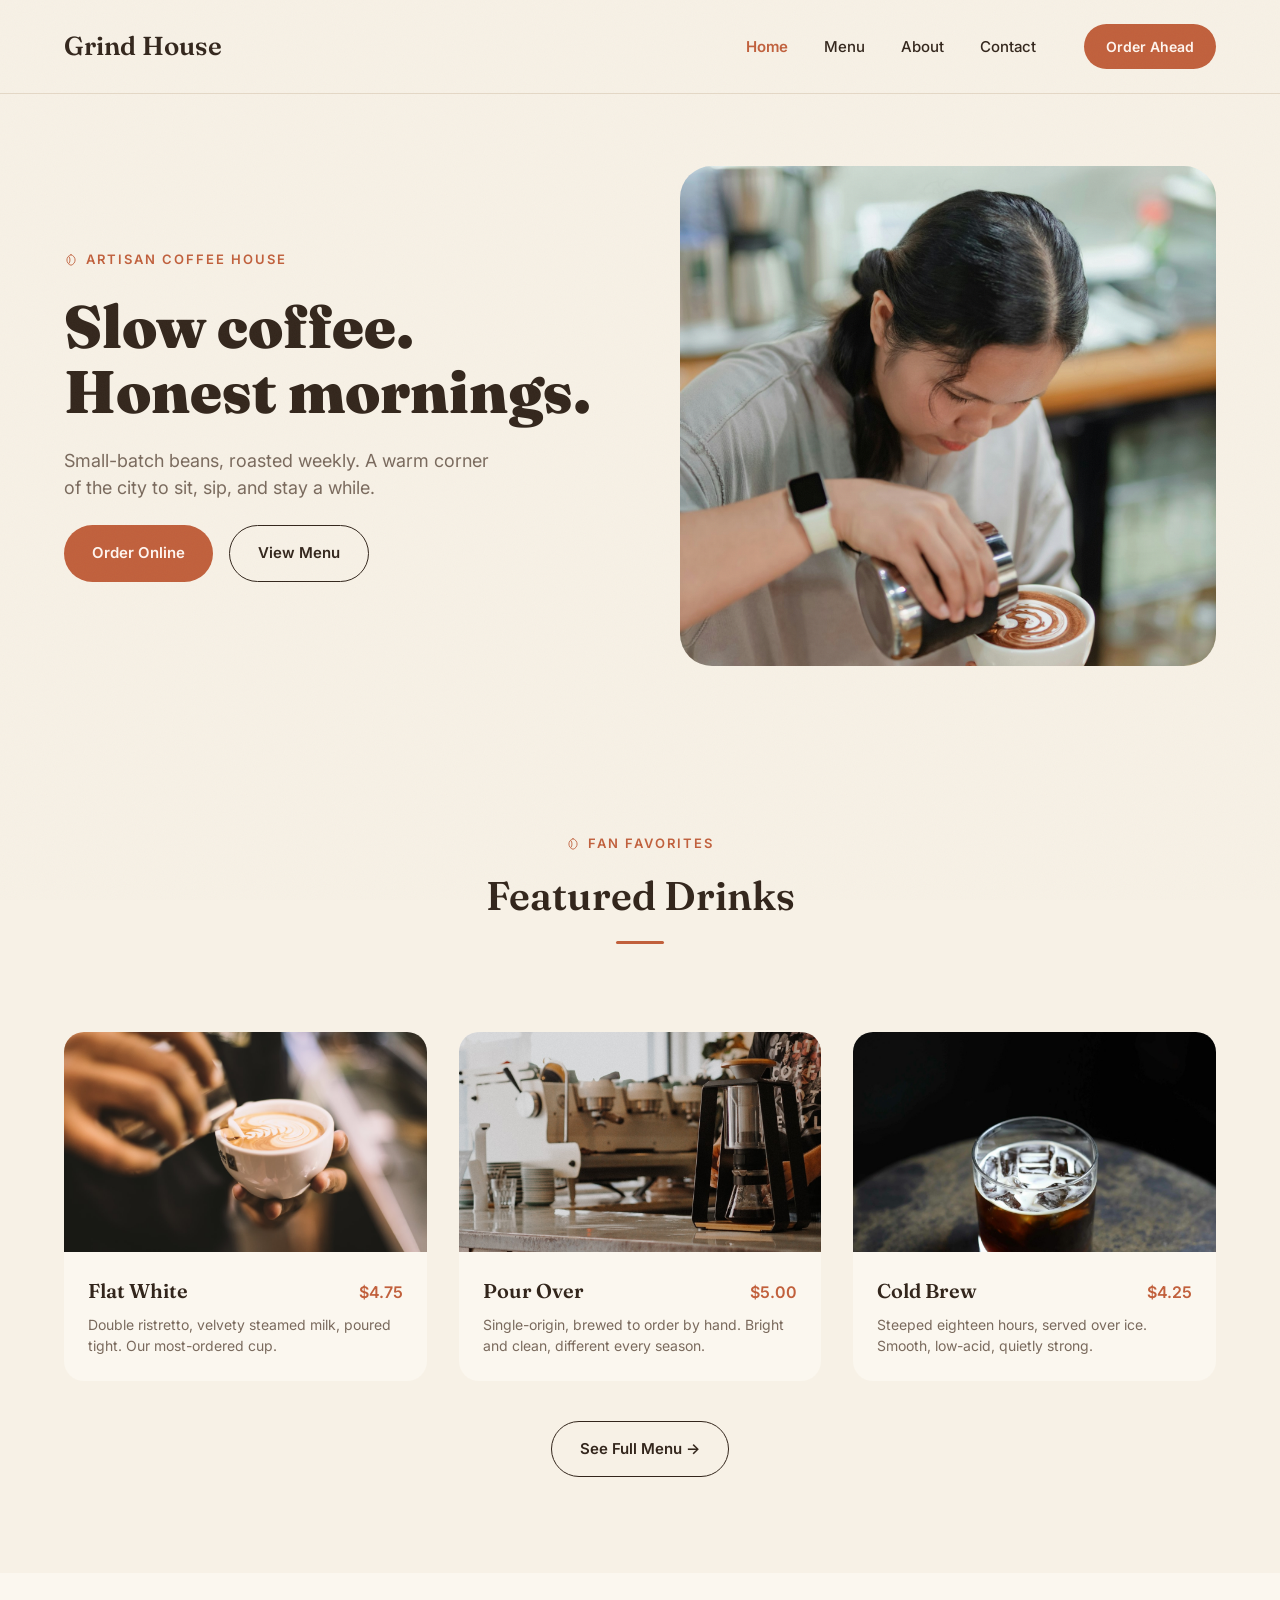
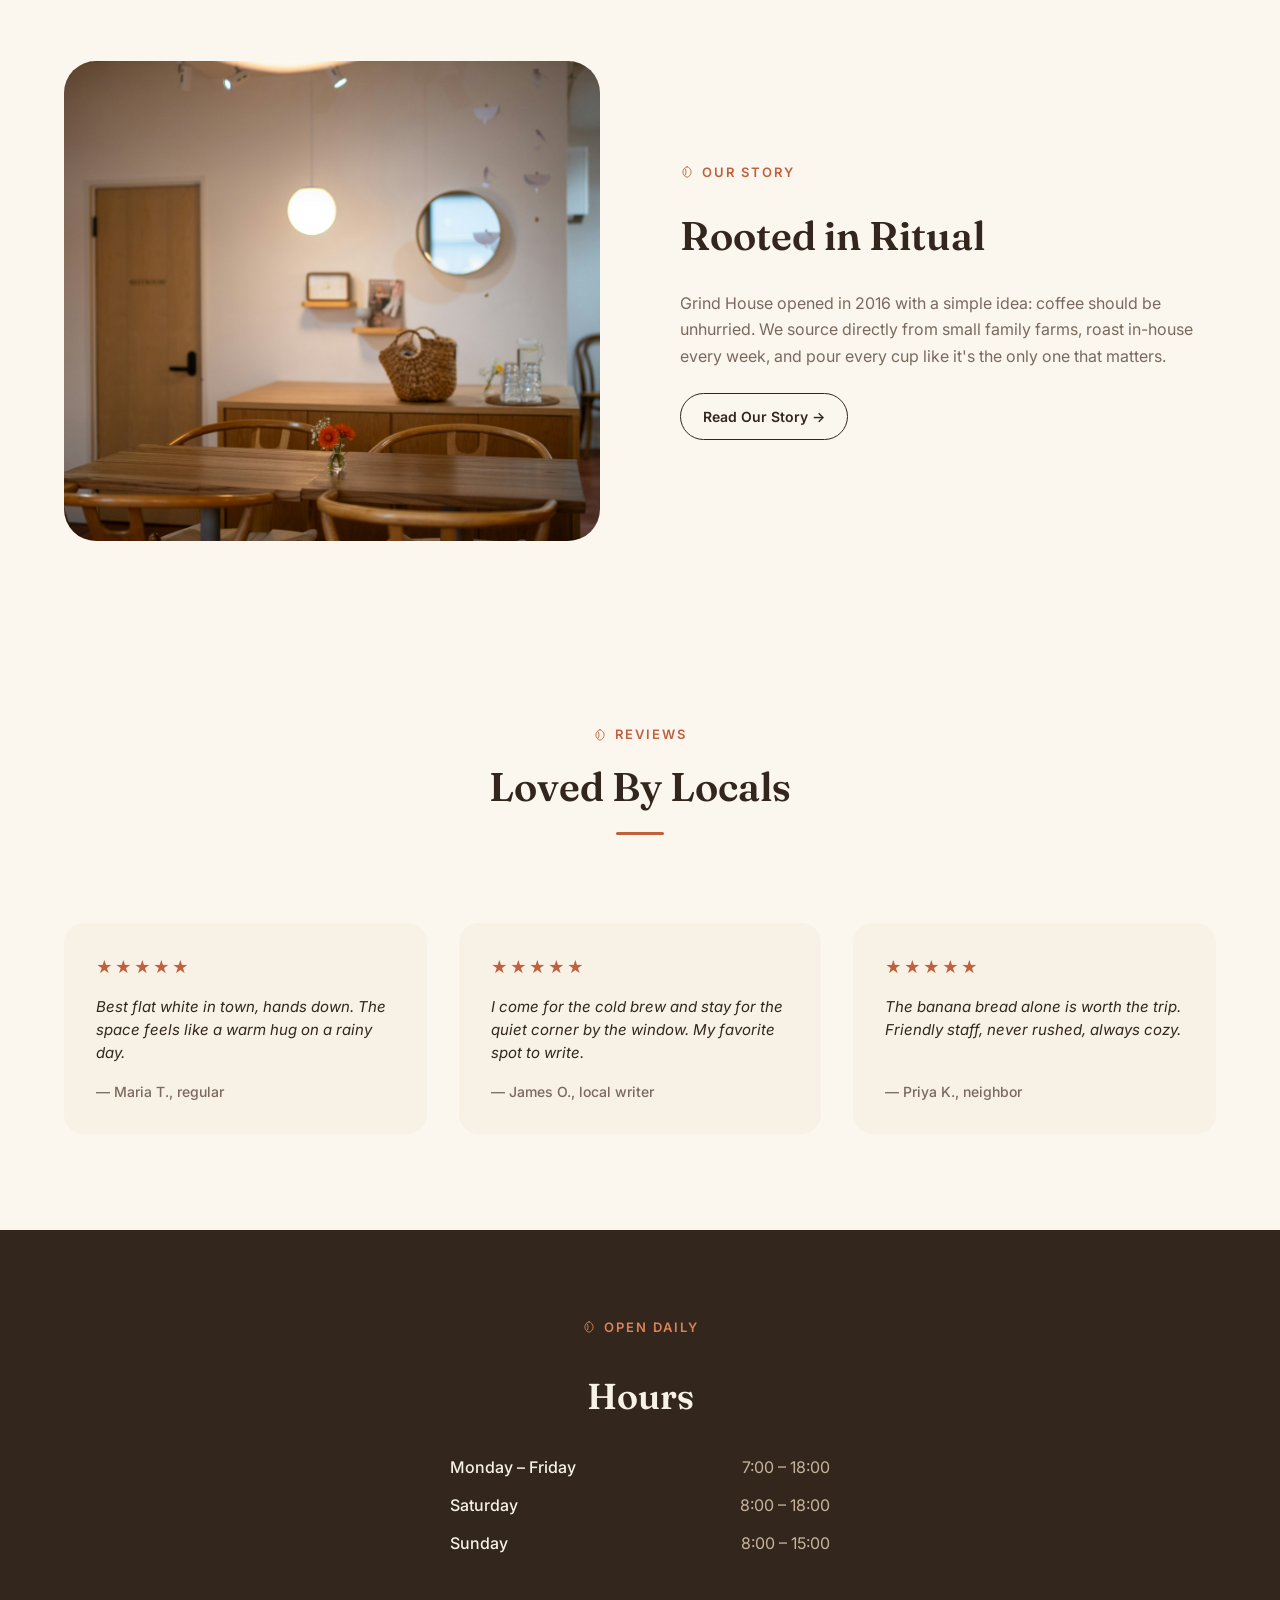
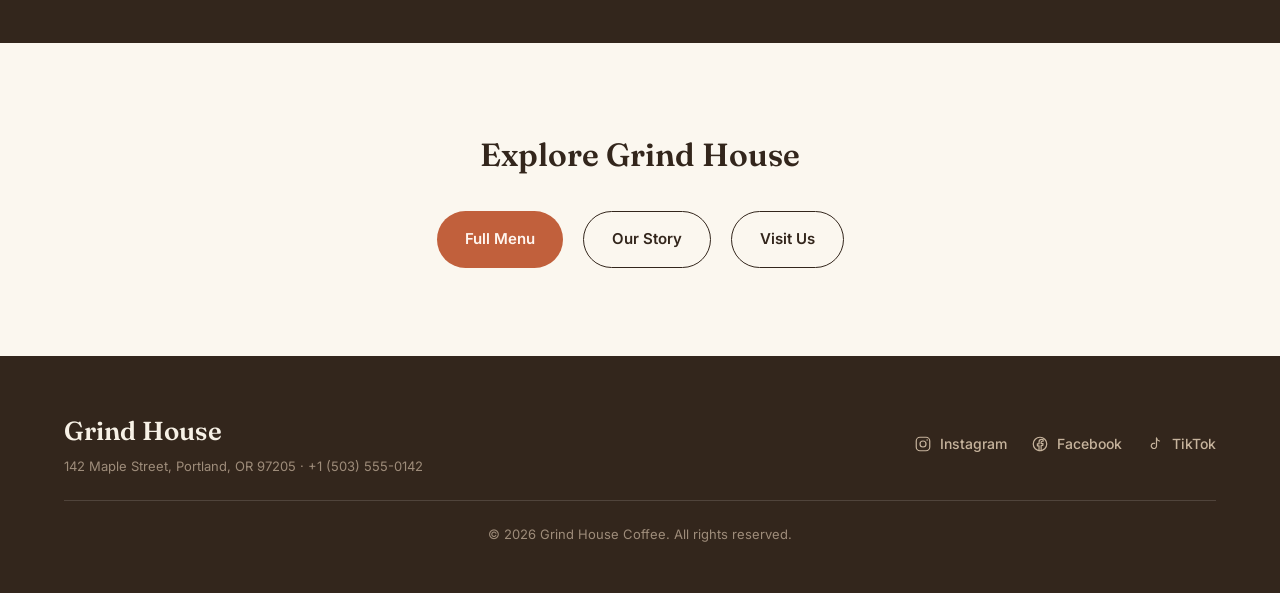
<file: index.html>
<!DOCTYPE html>
<html lang="ru">
<head>
<meta charset="UTF-8">
<meta name="viewport" content="width=device-width, initial-scale=1.0">
<title>Grind House — Artisan Coffee House</title>
<link rel="preconnect" href="https://fonts.googleapis.com">
<link rel="preconnect" href="https://fonts.gstatic.com" crossorigin>
<link href="https://fonts.googleapis.com/css2?family=Fraunces:ital,wght@0,600;0,900;1,600&family=Inter:ital,wght@0,400;0,500;0,600;1,400&display=swap" rel="stylesheet">
<link rel="stylesheet" href="css/style.css">
</head>
<body>

<header class="site-header">
  <a class="logo" href="index.html">Grind House</a>
  <nav class="site-nav">
    <ul class="nav-links">
      <li><a href="index.html" class="active" aria-current="page">Home</a></li>
      <li><a href="menu.html">Menu</a></li>
      <li><a href="about.html">About</a></li>
      <li><a href="contact.html">Contact</a></li>
    </ul>
    <a class="btn btn-primary btn-small" href="#">Order Ahead</a>
  </nav>
</header>

<main>

  <section class="hero">
    <div class="hero-copy reveal">
      <span class="eyebrow"><svg class="bean-icon" viewBox="0 0 24 24" aria-hidden="true"><path d="M12 3c-4.4 1.2-7 5-7 9s2.6 7.8 7 9c4.4-1.2 7-5 7-9s-2.6-7.8-7-9z"/><path d="M9 6.5c1.8 1.6 1.8 9.4 0 11"/></svg>Artisan Coffee House</span>
      <h1>Slow coffee.<br>Honest mornings.</h1>
      <p class="subtext">Small-batch beans, roasted weekly. A warm corner of the city to sit, sip, and stay a while.</p>
      <div class="cta-row">
        <a class="btn btn-primary" href="#">Order Online</a>
        <a class="btn btn-secondary" href="menu.html">View Menu</a>
      </div>
    </div>
    <div class="photo-frame reveal reveal-delay-1">
      <img src="assets/hero-barista-latte-art.jpg" alt="Barista pouring latte art into a cup at Grind House">
    </div>
  </section>

  <section class="featured">
    <div class="section-heading reveal">
      <span class="eyebrow"><svg class="bean-icon" viewBox="0 0 24 24" aria-hidden="true"><path d="M12 3c-4.4 1.2-7 5-7 9s2.6 7.8 7 9c4.4-1.2 7-5 7-9s-2.6-7.8-7-9z"/><path d="M9 6.5c1.8 1.6 1.8 9.4 0 11"/></svg>Fan Favorites</span>
      <h2>Featured Drinks</h2>
    </div>
    <div class="featured-grid">
      <article class="featured-card reveal">
        <div class="featured-photo">
          <img src="assets/featured-flat-white.jpg" alt="Flat white with latte art">
        </div>
        <div class="featured-info">
          <div class="featured-row">
            <h3>Flat White</h3>
            <span class="featured-price">$4.75</span>
          </div>
          <p>Double ristretto, velvety steamed milk, poured tight. Our most-ordered cup.</p>
        </div>
      </article>
      <article class="featured-card reveal reveal-delay-1">
        <div class="featured-photo">
          <img src="assets/featured-pour-over.jpg" alt="Pour-over coffee being brewed" style="object-position: left center;">
        </div>
        <div class="featured-info">
          <div class="featured-row">
            <h3>Pour Over</h3>
            <span class="featured-price">$5.00</span>
          </div>
          <p>Single-origin, brewed to order by hand. Bright and clean, different every season.</p>
        </div>
      </article>
      <article class="featured-card reveal reveal-delay-2">
        <div class="featured-photo">
          <img src="assets/featured-cold-brew.jpg" alt="Glass of iced cold brew coffee">
        </div>
        <div class="featured-info">
          <div class="featured-row">
            <h3>Cold Brew</h3>
            <span class="featured-price">$4.25</span>
          </div>
          <p>Steeped eighteen hours, served over ice. Smooth, low-acid, quietly strong.</p>
        </div>
      </article>
    </div>
    <a class="btn btn-secondary" href="menu.html">See Full Menu →</a>
  </section>

  <section class="about">
    <div class="photo-frame reveal">
      <img src="assets/about-cafe-interior.jpg" alt="Cozy warm-toned interior of Grind House">
    </div>
    <div class="about-copy reveal reveal-delay-1">
      <span class="eyebrow"><svg class="bean-icon" viewBox="0 0 24 24" aria-hidden="true"><path d="M12 3c-4.4 1.2-7 5-7 9s2.6 7.8 7 9c4.4-1.2 7-5 7-9s-2.6-7.8-7-9z"/><path d="M9 6.5c1.8 1.6 1.8 9.4 0 11"/></svg>Our Story</span>
      <h2>Rooted in Ritual</h2>
      <p>Grind House opened in 2016 with a simple idea: coffee should be unhurried. We source directly from small family farms, roast in-house every week, and pour every cup like it's the only one that matters.</p>
      <a class="btn btn-secondary btn-small" href="about.html">Read Our Story →</a>
    </div>
  </section>

  <section class="reviews">
    <div class="section-heading reveal">
      <span class="eyebrow"><svg class="bean-icon" viewBox="0 0 24 24" aria-hidden="true"><path d="M12 3c-4.4 1.2-7 5-7 9s2.6 7.8 7 9c4.4-1.2 7-5 7-9s-2.6-7.8-7-9z"/><path d="M9 6.5c1.8 1.6 1.8 9.4 0 11"/></svg>Reviews</span>
      <h2>Loved By Locals</h2>
    </div>
    <div class="review-cards">
      <div class="review-card reveal">
        <span class="stars">★★★★★</span>
        <p class="quote">Best flat white in town, hands down. The space feels like a warm hug on a rainy day.</p>
        <span class="reviewer">— Maria T., regular</span>
      </div>
      <div class="review-card reveal reveal-delay-1">
        <span class="stars">★★★★★</span>
        <p class="quote">I come for the cold brew and stay for the quiet corner by the window. My favorite spot to write.</p>
        <span class="reviewer">— James O., local writer</span>
      </div>
      <div class="review-card reveal reveal-delay-2">
        <span class="stars">★★★★★</span>
        <p class="quote">The banana bread alone is worth the trip. Friendly staff, never rushed, always cozy.</p>
        <span class="reviewer">— Priya K., neighbor</span>
      </div>
    </div>
  </section>

  <section class="hours">
    <span class="eyebrow reveal"><svg class="bean-icon" viewBox="0 0 24 24" aria-hidden="true"><path d="M12 3c-4.4 1.2-7 5-7 9s2.6 7.8 7 9c4.4-1.2 7-5 7-9s-2.6-7.8-7-9z"/><path d="M9 6.5c1.8 1.6 1.8 9.4 0 11"/></svg>Open Daily</span>
    <h2 class="reveal">Hours</h2>
    <div class="hours-list reveal">
      <div class="hours-row"><span class="day">Monday – Friday</span><span class="time">7:00 – 18:00</span></div>
      <div class="hours-row"><span class="day">Saturday</span><span class="time">8:00 – 18:00</span></div>
      <div class="hours-row"><span class="day">Sunday</span><span class="time">8:00 – 15:00</span></div>
    </div>
  </section>

  <section class="explore">
    <h2 class="reveal">Explore Grind House</h2>
    <div class="explore-buttons reveal">
      <a class="btn btn-primary" href="menu.html">Full Menu</a>
      <a class="btn btn-secondary" href="about.html">Our Story</a>
      <a class="btn btn-secondary" href="contact.html">Visit Us</a>
    </div>
  </section>

</main>

<footer class="site-footer">
  <div class="footer-top">
    <div class="footer-brand">
      <span class="logo">Grind House</span>
      <p class="footer-contact">142 Maple Street, Portland, OR 97205 · +1 (503) 555-0142</p>
    </div>
    <div class="social-links">
      <a href="#"><svg viewBox="0 0 24 24"><rect x="3" y="3" width="18" height="18" rx="5"/><circle cx="12" cy="12" r="4"/><circle cx="17.5" cy="6.5" r="1" fill="currentColor" stroke="none"/></svg>Instagram</a>
      <a href="#"><svg viewBox="0 0 24 24"><circle cx="12" cy="12" r="9"/><path d="M13.5 21v-7h2.2l.3-2.6h-2.5V9.6c0-.75.2-1.26 1.28-1.26h1.37V6.02C15.9 5.95 15.1 5.9 14.2 5.9c-2.1 0-3.5 1.28-3.5 3.63v2.3H8.5v2.6h2.2V21"/></svg>Facebook</a>
      <a href="#"><svg viewBox="0 0 24 24"><path d="M14 4v10.5a3.5 3.5 0 1 1-2.5-3.35"/><path d="M14 4c.4 2.2 2 3.7 4 4"/></svg>TikTok</a>
    </div>
  </div>
  <div class="footer-divider"></div>
  <p class="copyright">© 2026 Grind House Coffee. All rights reserved.</p>
</footer>

<script src="js/reveal.js" defer></script>
</body>
</html>
</file>
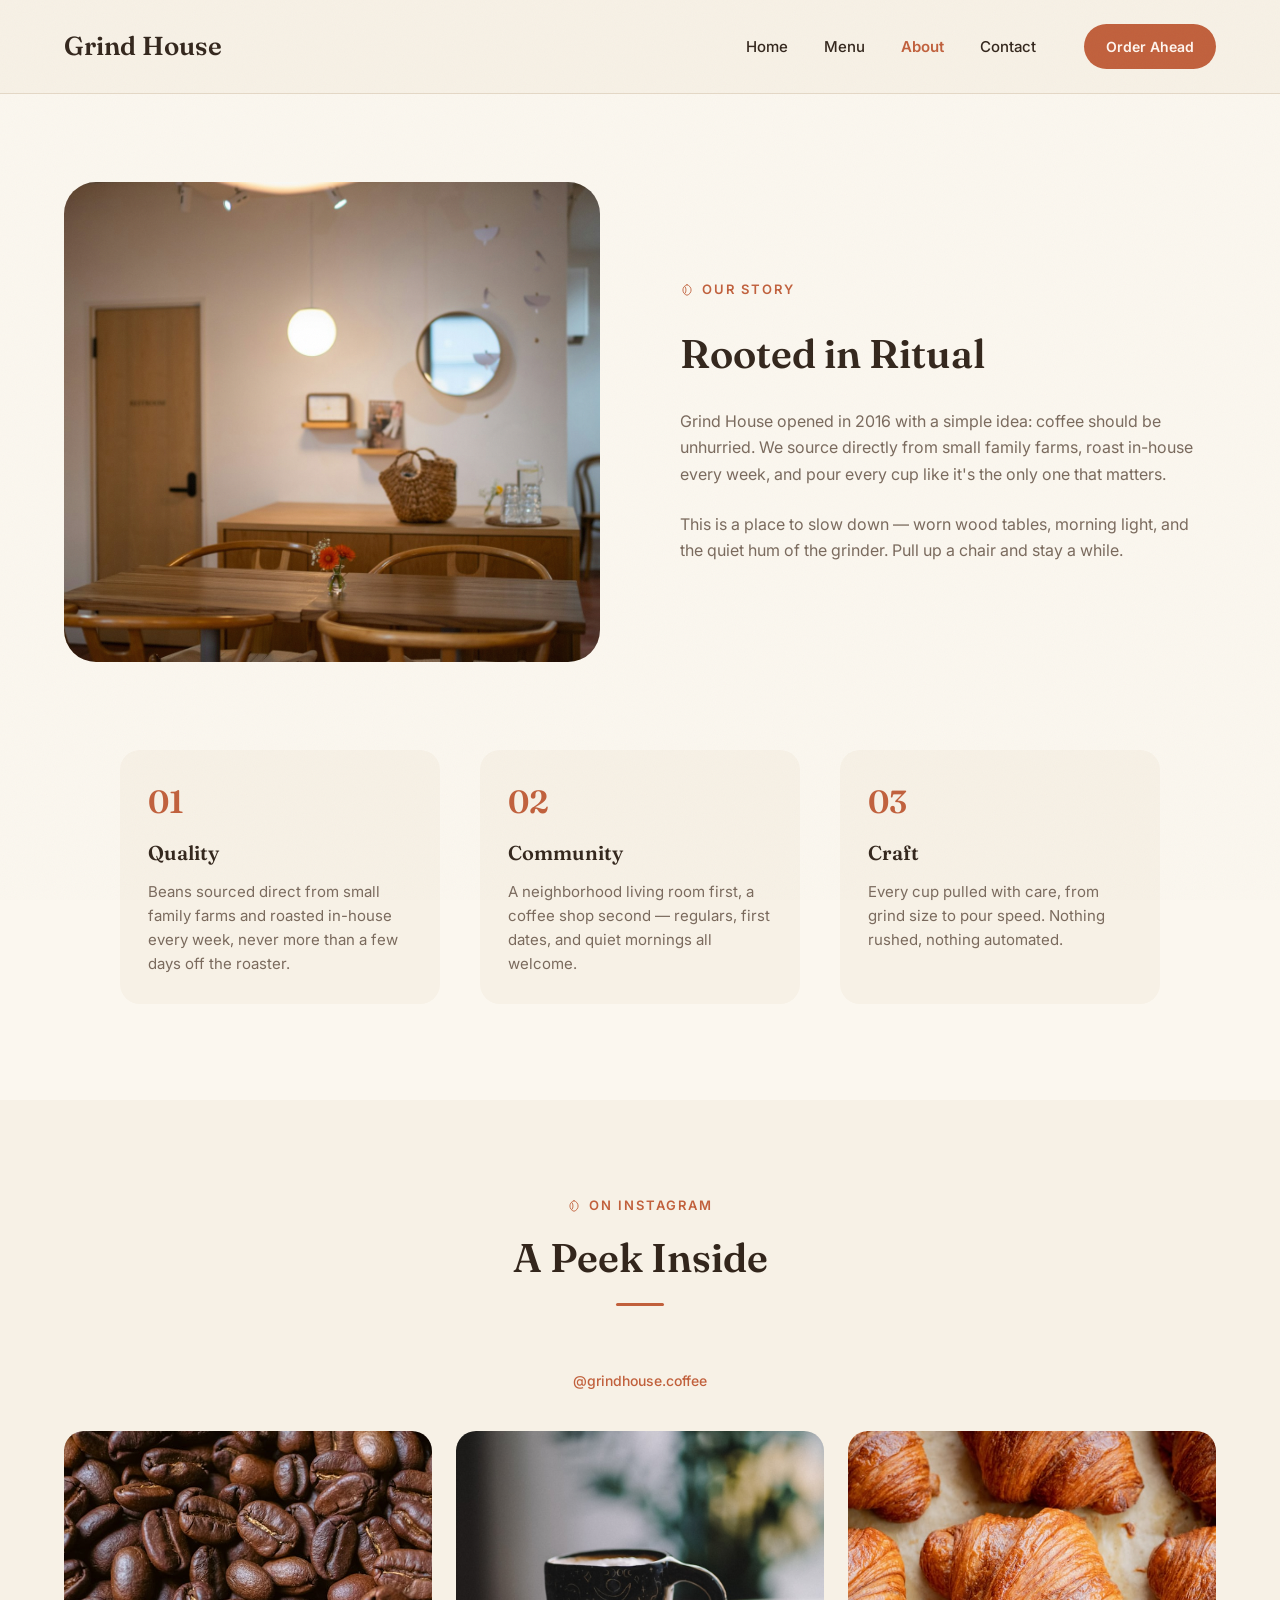
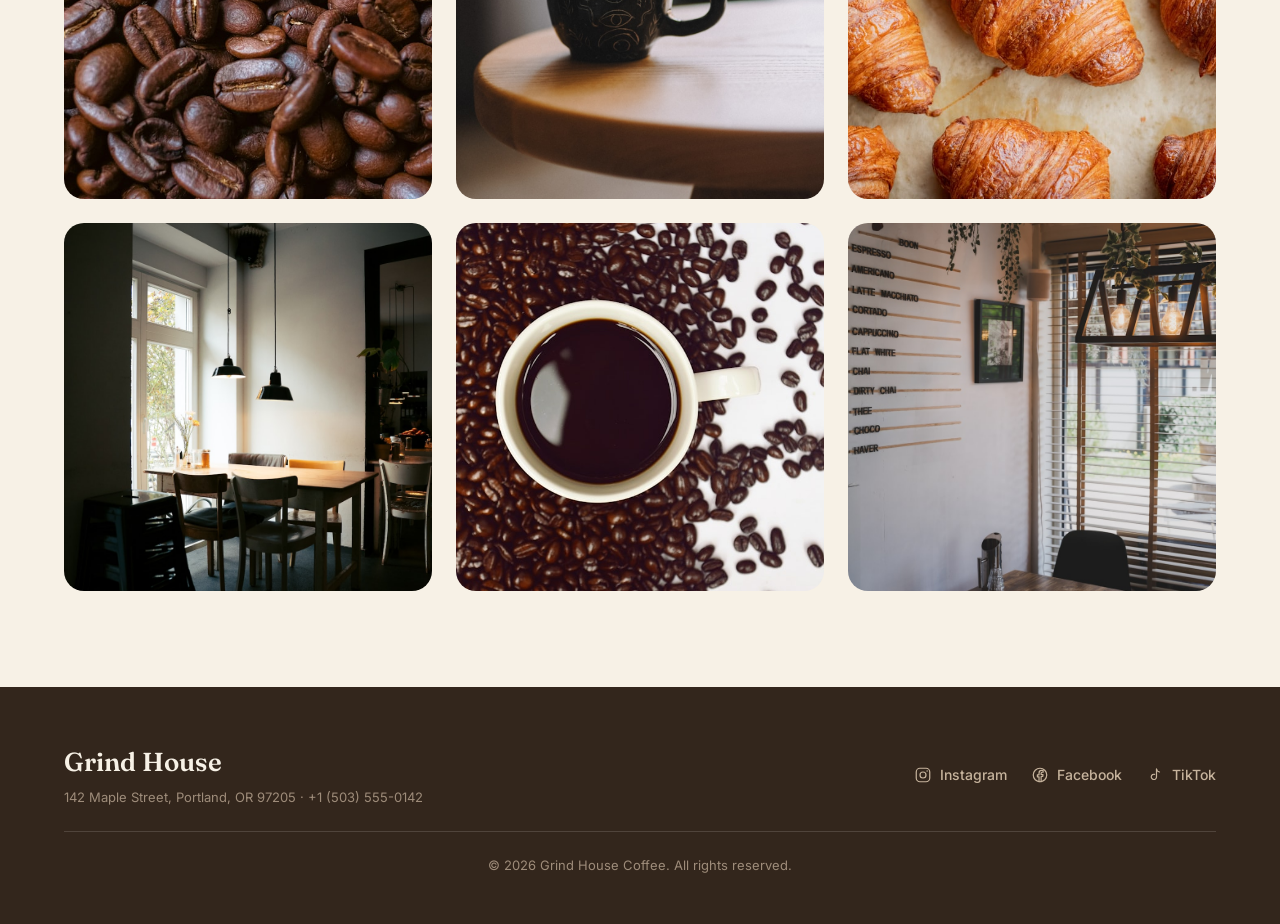
<file: about.html>
<!DOCTYPE html>
<html lang="ru">
<head>
<meta charset="UTF-8">
<meta name="viewport" content="width=device-width, initial-scale=1.0">
<title>About — Grind House</title>
<link rel="preconnect" href="https://fonts.googleapis.com">
<link rel="preconnect" href="https://fonts.gstatic.com" crossorigin>
<link href="https://fonts.googleapis.com/css2?family=Fraunces:ital,wght@0,600;0,900;1,600&family=Inter:ital,wght@0,400;0,500;0,600;1,400&display=swap" rel="stylesheet">
<link rel="stylesheet" href="css/style.css">
</head>
<body>

<header class="site-header">
  <a class="logo" href="index.html">Grind House</a>
  <nav class="site-nav">
    <ul class="nav-links">
      <li><a href="index.html">Home</a></li>
      <li><a href="menu.html">Menu</a></li>
      <li><a href="about.html" class="active" aria-current="page">About</a></li>
      <li><a href="contact.html">Contact</a></li>
    </ul>
    <a class="btn btn-primary btn-small" href="#">Order Ahead</a>
  </nav>
</header>

<main>

  <section class="about">
    <div class="photo-frame reveal">
      <img src="assets/about-cafe-interior.jpg" alt="Cozy warm-toned interior of Grind House">
    </div>
    <div class="about-copy reveal reveal-delay-1">
      <span class="eyebrow"><svg class="bean-icon" viewBox="0 0 24 24" aria-hidden="true"><path d="M12 3c-4.4 1.2-7 5-7 9s2.6 7.8 7 9c4.4-1.2 7-5 7-9s-2.6-7.8-7-9z"/><path d="M9 6.5c1.8 1.6 1.8 9.4 0 11"/></svg>Our Story</span>
      <h2>Rooted in Ritual</h2>
      <p>Grind House opened in 2016 with a simple idea: coffee should be unhurried. We source directly from small family farms, roast in-house every week, and pour every cup like it's the only one that matters.</p>
      <p>This is a place to slow down — worn wood tables, morning light, and the quiet hum of the grinder. Pull up a chair and stay a while.</p>
    </div>
  </section>

  <section class="values-row">
    <div class="value-card reveal">
      <span class="value-index">01</span>
      <h3>Quality</h3>
      <p>Beans sourced direct from small family farms and roasted in-house every week, never more than a few days off the roaster.</p>
    </div>
    <div class="value-card reveal reveal-delay-1">
      <span class="value-index">02</span>
      <h3>Community</h3>
      <p>A neighborhood living room first, a coffee shop second — regulars, first dates, and quiet mornings all welcome.</p>
    </div>
    <div class="value-card reveal reveal-delay-2">
      <span class="value-index">03</span>
      <h3>Craft</h3>
      <p>Every cup pulled with care, from grind size to pour speed. Nothing rushed, nothing automated.</p>
    </div>
  </section>

  <section class="gallery">
    <div class="section-heading reveal">
      <span class="eyebrow"><svg class="bean-icon" viewBox="0 0 24 24" aria-hidden="true"><path d="M12 3c-4.4 1.2-7 5-7 9s2.6 7.8 7 9c4.4-1.2 7-5 7-9s-2.6-7.8-7-9z"/><path d="M9 6.5c1.8 1.6 1.8 9.4 0 11"/></svg>On Instagram</span>
      <h2>A Peek Inside</h2>
    </div>
    <a class="gallery-handle reveal" href="#">@grindhouse.coffee</a>
    <div class="gallery-grid">
      <div class="photo-frame reveal">
        <img src="assets/gallery-beans.jpg" alt="Close-up of freshly roasted coffee beans">
        <div class="gallery-overlay"><svg viewBox="0 0 24 24"><path d="M12 20.5s-7.5-4.6-9.5-9C1 8 2.2 4.8 5.3 4.1c2-.4 4 .4 5 2.1 1-1.7 3-2.5 5-2.1 3.1.7 4.3 3.9 2.8 7.4-2 4.4-9.5 9-9.5 9z"/></svg></div>
      </div>
      <div class="photo-frame reveal reveal-delay-1">
        <img src="assets/gallery-cup.jpg" alt="Coffee cup on a wooden table">
        <div class="gallery-overlay"><svg viewBox="0 0 24 24"><path d="M12 20.5s-7.5-4.6-9.5-9C1 8 2.2 4.8 5.3 4.1c2-.4 4 .4 5 2.1 1-1.7 3-2.5 5-2.1 3.1.7 4.3 3.9 2.8 7.4-2 4.4-9.5 9-9.5 9z"/></svg></div>
      </div>
      <div class="photo-frame reveal reveal-delay-2">
        <img src="assets/gallery-pastries.jpg" alt="Fresh croissants and pastries">
        <div class="gallery-overlay"><svg viewBox="0 0 24 24"><path d="M12 20.5s-7.5-4.6-9.5-9C1 8 2.2 4.8 5.3 4.1c2-.4 4 .4 5 2.1 1-1.7 3-2.5 5-2.1 3.1.7 4.3 3.9 2.8 7.4-2 4.4-9.5 9-9.5 9z"/></svg></div>
      </div>
      <div class="photo-frame reveal">
        <img src="assets/gallery-interior-1.jpg" alt="Warm, moody Grind House seating area">
        <div class="gallery-overlay"><svg viewBox="0 0 24 24"><path d="M12 20.5s-7.5-4.6-9.5-9C1 8 2.2 4.8 5.3 4.1c2-.4 4 .4 5 2.1 1-1.7 3-2.5 5-2.1 3.1.7 4.3 3.9 2.8 7.4-2 4.4-9.5 9-9.5 9z"/></svg></div>
      </div>
      <div class="photo-frame reveal reveal-delay-1">
        <img src="assets/gallery-beans-cup.jpg" alt="Black coffee surrounded by roasted beans">
        <div class="gallery-overlay"><svg viewBox="0 0 24 24"><path d="M12 20.5s-7.5-4.6-9.5-9C1 8 2.2 4.8 5.3 4.1c2-.4 4 .4 5 2.1 1-1.7 3-2.5 5-2.1 3.1.7 4.3 3.9 2.8 7.4-2 4.4-9.5 9-9.5 9z"/></svg></div>
      </div>
      <div class="photo-frame reveal reveal-delay-2">
        <img src="assets/gallery-interior-2.jpg" alt="Grind House interior with menu board">
        <div class="gallery-overlay"><svg viewBox="0 0 24 24"><path d="M12 20.5s-7.5-4.6-9.5-9C1 8 2.2 4.8 5.3 4.1c2-.4 4 .4 5 2.1 1-1.7 3-2.5 5-2.1 3.1.7 4.3 3.9 2.8 7.4-2 4.4-9.5 9-9.5 9z"/></svg></div>
      </div>
    </div>
  </section>

</main>

<footer class="site-footer">
  <div class="footer-top">
    <div class="footer-brand">
      <span class="logo">Grind House</span>
      <p class="footer-contact">142 Maple Street, Portland, OR 97205 · +1 (503) 555-0142</p>
    </div>
    <div class="social-links">
      <a href="#"><svg viewBox="0 0 24 24"><rect x="3" y="3" width="18" height="18" rx="5"/><circle cx="12" cy="12" r="4"/><circle cx="17.5" cy="6.5" r="1" fill="currentColor" stroke="none"/></svg>Instagram</a>
      <a href="#"><svg viewBox="0 0 24 24"><circle cx="12" cy="12" r="9"/><path d="M13.5 21v-7h2.2l.3-2.6h-2.5V9.6c0-.75.2-1.26 1.28-1.26h1.37V6.02C15.9 5.95 15.1 5.9 14.2 5.9c-2.1 0-3.5 1.28-3.5 3.63v2.3H8.5v2.6h2.2V21"/></svg>Facebook</a>
      <a href="#"><svg viewBox="0 0 24 24"><path d="M14 4v10.5a3.5 3.5 0 1 1-2.5-3.35"/><path d="M14 4c.4 2.2 2 3.7 4 4"/></svg>TikTok</a>
    </div>
  </div>
  <div class="footer-divider"></div>
  <p class="copyright">© 2026 Grind House Coffee. All rights reserved.</p>
</footer>

<script src="js/reveal.js" defer></script>
</body>
</html>
</file>
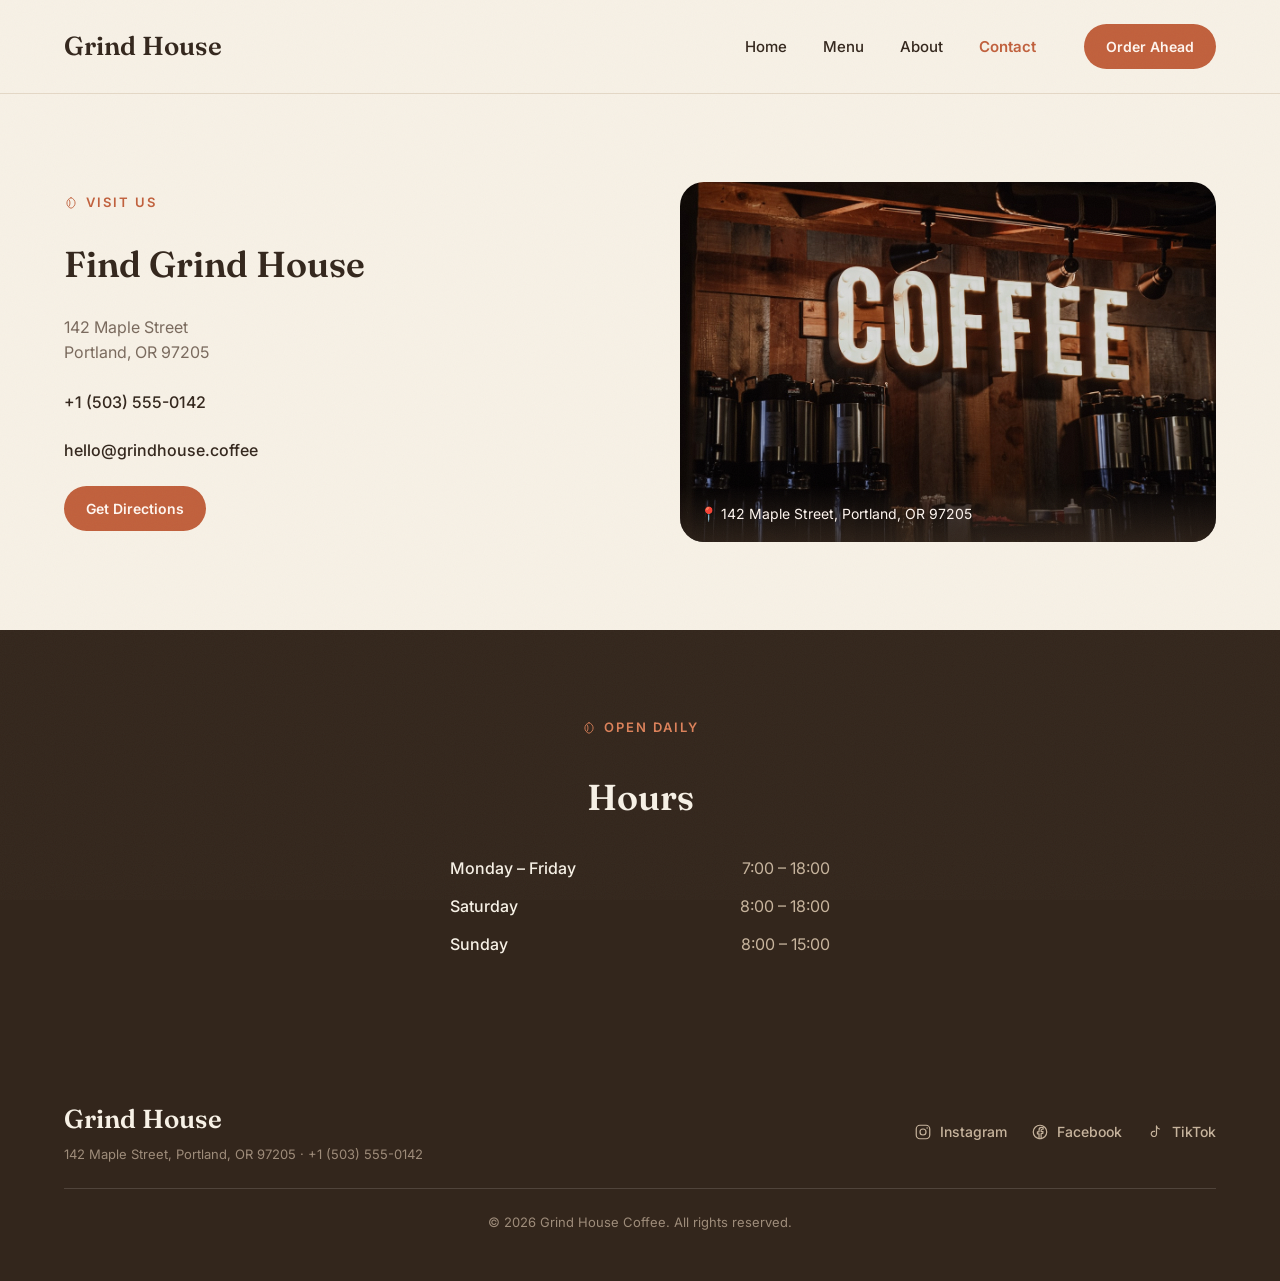
<file: contact.html>
<!DOCTYPE html>
<html lang="ru">
<head>
<meta charset="UTF-8">
<meta name="viewport" content="width=device-width, initial-scale=1.0">
<title>Contact — Grind House</title>
<link rel="preconnect" href="https://fonts.googleapis.com">
<link rel="preconnect" href="https://fonts.gstatic.com" crossorigin>
<link href="https://fonts.googleapis.com/css2?family=Fraunces:ital,wght@0,600;0,900;1,600&family=Inter:ital,wght@0,400;0,500;0,600;1,400&display=swap" rel="stylesheet">
<link rel="stylesheet" href="css/style.css">
</head>
<body>

<header class="site-header">
  <a class="logo" href="index.html">Grind House</a>
  <nav class="site-nav">
    <ul class="nav-links">
      <li><a href="index.html">Home</a></li>
      <li><a href="menu.html">Menu</a></li>
      <li><a href="about.html">About</a></li>
      <li><a href="contact.html" class="active" aria-current="page">Contact</a></li>
    </ul>
    <a class="btn btn-primary btn-small" href="#">Order Ahead</a>
  </nav>
</header>

<main>

  <section class="contact">
    <div class="contact-copy reveal">
      <span class="eyebrow"><svg class="bean-icon" viewBox="0 0 24 24" aria-hidden="true"><path d="M12 3c-4.4 1.2-7 5-7 9s2.6 7.8 7 9c4.4-1.2 7-5 7-9s-2.6-7.8-7-9z"/><path d="M9 6.5c1.8 1.6 1.8 9.4 0 11"/></svg>Visit Us</span>
      <h2>Find Grind House</h2>
      <p class="address">142 Maple Street<br>Portland, OR 97205</p>
      <p class="phone">+1 (503) 555-0142</p>
      <p class="email">hello@grindhouse.coffee</p>
      <a class="btn btn-primary btn-small" href="#">Get Directions</a>
    </div>
    <div class="map-placeholder reveal reveal-delay-1">
      <img src="assets/contact-location.jpg" alt="Grind House coffee sign">
      <div class="map-caption">📍 142 Maple Street, Portland, OR 97205</div>
    </div>
  </section>

  <section class="hours">
    <span class="eyebrow reveal"><svg class="bean-icon" viewBox="0 0 24 24" aria-hidden="true"><path d="M12 3c-4.4 1.2-7 5-7 9s2.6 7.8 7 9c4.4-1.2 7-5 7-9s-2.6-7.8-7-9z"/><path d="M9 6.5c1.8 1.6 1.8 9.4 0 11"/></svg>Open Daily</span>
    <h2 class="reveal">Hours</h2>
    <div class="hours-list reveal">
      <div class="hours-row"><span class="day">Monday – Friday</span><span class="time">7:00 – 18:00</span></div>
      <div class="hours-row"><span class="day">Saturday</span><span class="time">8:00 – 18:00</span></div>
      <div class="hours-row"><span class="day">Sunday</span><span class="time">8:00 – 15:00</span></div>
    </div>
  </section>

</main>

<footer class="site-footer">
  <div class="footer-top">
    <div class="footer-brand">
      <span class="logo">Grind House</span>
      <p class="footer-contact">142 Maple Street, Portland, OR 97205 · +1 (503) 555-0142</p>
    </div>
    <div class="social-links">
      <a href="#"><svg viewBox="0 0 24 24"><rect x="3" y="3" width="18" height="18" rx="5"/><circle cx="12" cy="12" r="4"/><circle cx="17.5" cy="6.5" r="1" fill="currentColor" stroke="none"/></svg>Instagram</a>
      <a href="#"><svg viewBox="0 0 24 24"><circle cx="12" cy="12" r="9"/><path d="M13.5 21v-7h2.2l.3-2.6h-2.5V9.6c0-.75.2-1.26 1.28-1.26h1.37V6.02C15.9 5.95 15.1 5.9 14.2 5.9c-2.1 0-3.5 1.28-3.5 3.63v2.3H8.5v2.6h2.2V21"/></svg>Facebook</a>
      <a href="#"><svg viewBox="0 0 24 24"><path d="M14 4v10.5a3.5 3.5 0 1 1-2.5-3.35"/><path d="M14 4c.4 2.2 2 3.7 4 4"/></svg>TikTok</a>
    </div>
  </div>
  <div class="footer-divider"></div>
  <p class="copyright">© 2026 Grind House Coffee. All rights reserved.</p>
</footer>

<script src="js/reveal.js" defer></script>
</body>
</html>
</file>
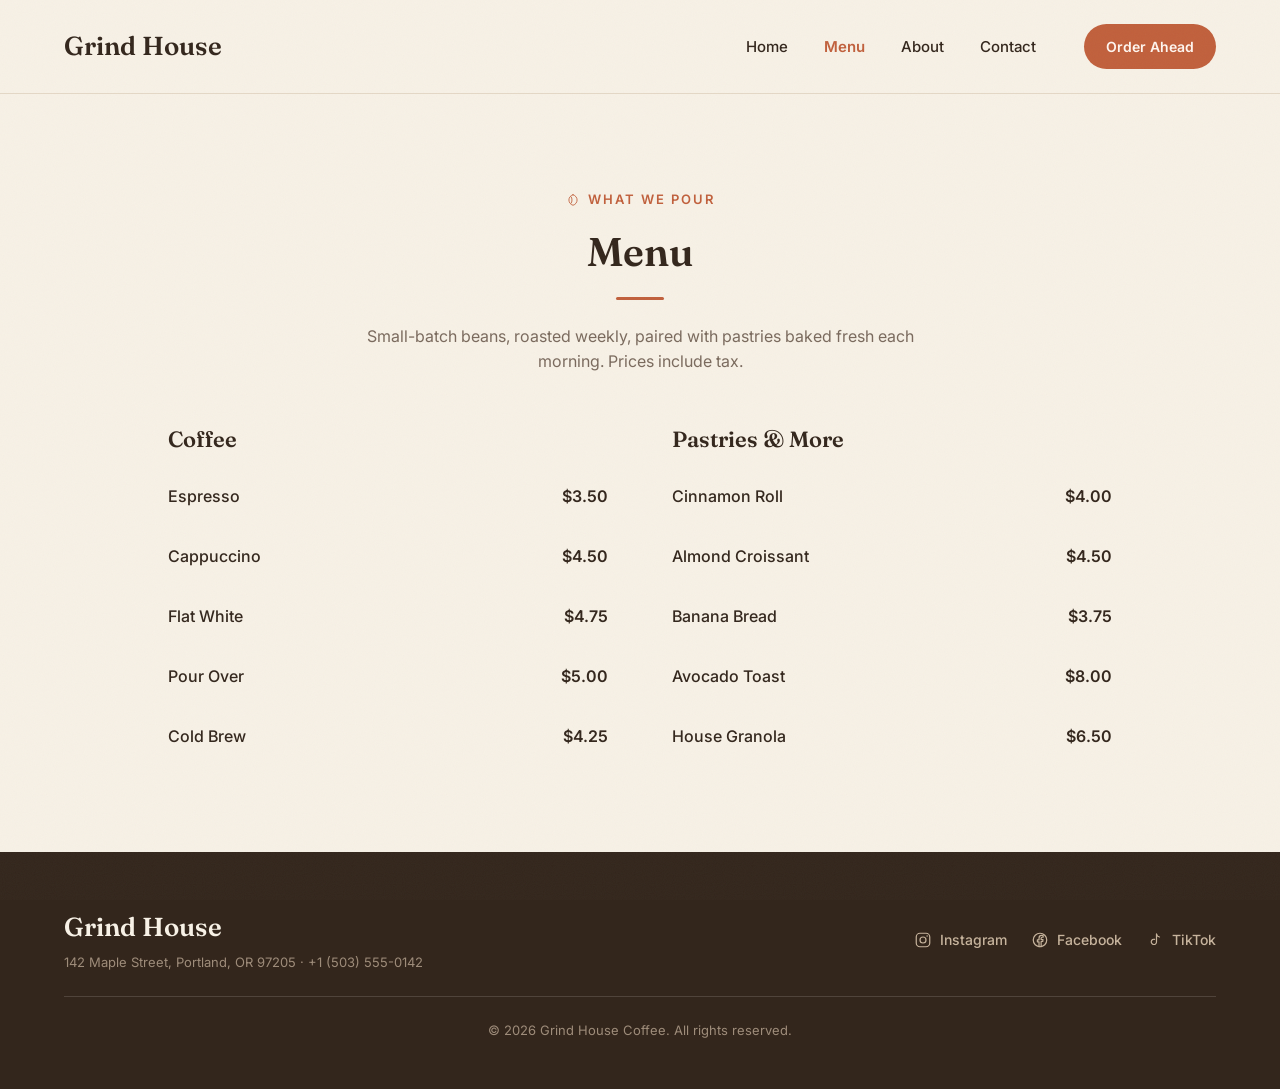
<file: menu.html>
<!DOCTYPE html>
<html lang="ru">
<head>
<meta charset="UTF-8">
<meta name="viewport" content="width=device-width, initial-scale=1.0">
<title>Menu — Grind House</title>
<link rel="preconnect" href="https://fonts.googleapis.com">
<link rel="preconnect" href="https://fonts.gstatic.com" crossorigin>
<link href="https://fonts.googleapis.com/css2?family=Fraunces:ital,wght@0,600;0,900;1,600&family=Inter:ital,wght@0,400;0,500;0,600;1,400&display=swap" rel="stylesheet">
<link rel="stylesheet" href="css/style.css">
</head>
<body>

<header class="site-header">
  <a class="logo" href="index.html">Grind House</a>
  <nav class="site-nav">
    <ul class="nav-links">
      <li><a href="index.html">Home</a></li>
      <li><a href="menu.html" class="active" aria-current="page">Menu</a></li>
      <li><a href="about.html">About</a></li>
      <li><a href="contact.html">Contact</a></li>
    </ul>
    <a class="btn btn-primary btn-small" href="#">Order Ahead</a>
  </nav>
</header>

<main>

  <section class="menu-section">
    <div class="section-heading reveal">
      <span class="eyebrow"><svg class="bean-icon" viewBox="0 0 24 24" aria-hidden="true"><path d="M12 3c-4.4 1.2-7 5-7 9s2.6 7.8 7 9c4.4-1.2 7-5 7-9s-2.6-7.8-7-9z"/><path d="M9 6.5c1.8 1.6 1.8 9.4 0 11"/></svg>What We Pour</span>
      <h2>Menu</h2>
    </div>
    <p class="menu-intro reveal">Small-batch beans, roasted weekly, paired with pastries baked fresh each morning. Prices include tax.</p>

    <div class="menu-columns">
      <div class="menu-column reveal">
        <h3>Coffee</h3>
        <div class="menu-row"><span class="item-name">Espresso</span><span class="item-price">$3.50</span></div>
        <div class="menu-row"><span class="item-name">Cappuccino</span><span class="item-price">$4.50</span></div>
        <div class="menu-row"><span class="item-name">Flat White</span><span class="item-price">$4.75</span></div>
        <div class="menu-row"><span class="item-name">Pour Over</span><span class="item-price">$5.00</span></div>
        <div class="menu-row"><span class="item-name">Cold Brew</span><span class="item-price">$4.25</span></div>
      </div>
      <div class="menu-column reveal reveal-delay-1">
        <h3>Pastries &amp; More</h3>
        <div class="menu-row"><span class="item-name">Cinnamon Roll</span><span class="item-price">$4.00</span></div>
        <div class="menu-row"><span class="item-name">Almond Croissant</span><span class="item-price">$4.50</span></div>
        <div class="menu-row"><span class="item-name">Banana Bread</span><span class="item-price">$3.75</span></div>
        <div class="menu-row"><span class="item-name">Avocado Toast</span><span class="item-price">$8.00</span></div>
        <div class="menu-row"><span class="item-name">House Granola</span><span class="item-price">$6.50</span></div>
      </div>
    </div>
  </section>

</main>

<footer class="site-footer">
  <div class="footer-top">
    <div class="footer-brand">
      <span class="logo">Grind House</span>
      <p class="footer-contact">142 Maple Street, Portland, OR 97205 · +1 (503) 555-0142</p>
    </div>
    <div class="social-links">
      <a href="#"><svg viewBox="0 0 24 24"><rect x="3" y="3" width="18" height="18" rx="5"/><circle cx="12" cy="12" r="4"/><circle cx="17.5" cy="6.5" r="1" fill="currentColor" stroke="none"/></svg>Instagram</a>
      <a href="#"><svg viewBox="0 0 24 24"><circle cx="12" cy="12" r="9"/><path d="M13.5 21v-7h2.2l.3-2.6h-2.5V9.6c0-.75.2-1.26 1.28-1.26h1.37V6.02C15.9 5.95 15.1 5.9 14.2 5.9c-2.1 0-3.5 1.28-3.5 3.63v2.3H8.5v2.6h2.2V21"/></svg>Facebook</a>
      <a href="#"><svg viewBox="0 0 24 24"><path d="M14 4v10.5a3.5 3.5 0 1 1-2.5-3.35"/><path d="M14 4c.4 2.2 2 3.7 4 4"/></svg>TikTok</a>
    </div>
  </div>
  <div class="footer-divider"></div>
  <p class="copyright">© 2026 Grind House Coffee. All rights reserved.</p>
</footer>

<script src="js/reveal.js" defer></script>
</body>
</html>
</file>
<file: css/style.css>
/* Grind House — shared styles
   Palette, type and spacing carried over 1:1 from the Figma landing page. */

:root {
  --cream: #F7F1E6;
  --cream-alt: #FBF7EF;
  --text-dark: #33261C;
  --text-muted: #7A6A5D;
  --terracotta: #C1603C;
  --terracotta-dark: #A94D2B;
  --terracotta-light: #DD825A;
  --cream-text: #FFF6F0;
  --warm-muted: #C7B49D;
  --copy-muted: #9E8C7A;
  --map-bg: #EDE3D3;
  --border: #E4D8C6;
}

* {
  box-sizing: border-box;
}

html {
  scroll-behavior: smooth;
}

body {
  position: relative;
  margin: 0;
  background: var(--cream);
  color: var(--text-dark);
  font-family: "Inter", sans-serif;
  font-size: 16px;
  line-height: 1.5;
}

/* Subtle film-grain texture — a quiet, tactile layer over every section,
   flat colour alone reads a little sterile at this scale. */
body::before {
  content: "";
  position: fixed;
  inset: 0;
  z-index: 999;
  pointer-events: none;
  opacity: 0.035;
  background-image: url("data:image/svg+xml,%3Csvg xmlns='http://www.w3.org/2000/svg' width='200' height='200'%3E%3Cfilter id='n'%3E%3CfeTurbulence type='fractalNoise' baseFrequency='0.9' numOctaves='2' stitchTiles='stitch'/%3E%3C/filter%3E%3Crect width='100%25' height='100%25' filter='url(%23n)'/%3E%3C/svg%3E");
}

h1, h2, h3 {
  margin: 0;
  font-family: "Fraunces", serif;
  font-weight: 600;
}

p {
  margin: 0;
}

a {
  text-decoration: none;
  color: inherit;
}

ul {
  list-style: none;
  margin: 0;
  padding: 0;
}

img {
  max-width: 100%;
  display: block;
}

.eyebrow {
  display: inline-flex;
  align-items: center;
  gap: 8px;
  font-family: "Inter", sans-serif;
  font-weight: 600;
  font-size: 13px;
  letter-spacing: 2px;
  text-transform: uppercase;
  color: var(--terracotta);
}

.bean-icon {
  width: 14px;
  height: 14px;
  flex-shrink: 0;
  fill: none;
  stroke: currentColor;
  stroke-width: 1.5;
  stroke-linecap: round;
}

.section-heading {
  display: flex;
  flex-direction: column;
  align-items: center;
  gap: 12px;
  text-align: center;
  margin-bottom: 48px;
}

.section-heading h2 {
  position: relative;
  padding-bottom: 18px;
  font-size: clamp(28px, 4vw, 40px);
  color: var(--text-dark);
}

.section-heading h2::after {
  content: "";
  position: absolute;
  left: 50%;
  bottom: 0;
  width: 48px;
  height: 3px;
  border-radius: 2px;
  background: var(--terracotta);
  transform: translateX(-50%);
}

/* Buttons */

.btn {
  display: inline-flex;
  align-items: center;
  justify-content: center;
  padding: 16px 28px;
  border-radius: 999px;
  font-family: "Inter", sans-serif;
  font-weight: 600;
  font-size: 15px;
  border: none;
  cursor: pointer;
  transition: background-color 0.3s ease, color 0.3s ease, border-color 0.3s ease,
    box-shadow 0.3s ease, transform 0.3s ease;
}

.btn-primary {
  background: var(--terracotta);
  color: var(--cream-text);
}

.btn-primary:hover {
  background: var(--terracotta-dark);
  box-shadow: 0 10px 24px rgba(193, 96, 60, 0.32);
  transform: translateY(-2px);
}

.btn-secondary {
  background: transparent;
  color: var(--text-dark);
  border: 1.5px solid var(--text-dark);
}

.btn-secondary:hover {
  background: var(--text-dark);
  color: var(--cream);
  box-shadow: 0 10px 24px rgba(51, 38, 28, 0.18);
  transform: translateY(-2px);
}

.btn:active {
  transform: translateY(0);
  box-shadow: none;
}

.btn-small {
  padding: 12px 22px;
  font-size: 14px;
}

/* Header / Nav */

.site-header {
  position: sticky;
  top: 0;
  z-index: 10;
  display: flex;
  align-items: center;
  justify-content: space-between;
  gap: 24px;
  padding: 24px 64px;
  background: var(--cream);
  border-bottom: 1px solid var(--border);
  flex-wrap: wrap;
}

.logo {
  font-family: "Fraunces", serif;
  font-weight: 600;
  font-size: 26px;
  color: var(--text-dark);
  white-space: nowrap;
}

.site-nav {
  display: flex;
  align-items: center;
  gap: 48px;
  flex-wrap: wrap;
}

.nav-links {
  display: flex;
  align-items: center;
  gap: 36px;
  flex-wrap: wrap;
}

.nav-links a {
  font-weight: 500;
  font-size: 15px;
  color: var(--text-dark);
}

.nav-links a.active {
  color: var(--terracotta);
  font-weight: 600;
}

.nav-links a:hover {
  color: var(--terracotta);
}

/* Photos */

.photo-frame {
  position: relative;
  flex: 1;
  min-height: 260px;
  border-radius: 32px;
  overflow: hidden;
  background: linear-gradient(135deg, #8B5E3C, #5C3D25);
}

.photo-frame img {
  width: 100%;
  height: 100%;
  object-fit: cover;
  display: block;
  transition: transform 0.4s ease;
}

/* Gallery grid (about.html) — Instagram-style */

.gallery {
  display: flex;
  flex-direction: column;
  align-items: center;
  gap: 40px;
  padding: 96px 64px;
  background: var(--cream);
}

.gallery-handle {
  display: inline-flex;
  align-items: center;
  gap: 6px;
  margin-top: -24px;
  font-weight: 500;
  font-size: 14px;
  color: var(--terracotta);
  transition: color 0.3s ease;
}

.gallery-handle:hover {
  color: var(--terracotta-dark);
}

.gallery-grid {
  display: grid;
  grid-template-columns: repeat(3, 1fr);
  gap: 24px;
  width: 100%;
  max-width: 1200px;
}

.gallery-grid .photo-frame {
  aspect-ratio: 1 / 1;
  height: auto;
  border-radius: 20px;
  transition: transform 0.3s ease, box-shadow 0.3s ease;
}

.gallery-grid .photo-frame:hover {
  transform: translateY(-6px);
  box-shadow: 0 20px 36px rgba(51, 38, 28, 0.2);
}

.gallery-grid .photo-frame:hover img {
  transform: scale(1.07);
}

.gallery-overlay {
  position: absolute;
  inset: 0;
  display: flex;
  align-items: center;
  justify-content: center;
  background: rgba(51, 38, 28, 0);
  opacity: 0;
  transition: opacity 0.3s ease, background-color 0.3s ease;
}

.gallery-grid .photo-frame:hover .gallery-overlay {
  opacity: 1;
  background: rgba(51, 38, 28, 0.32);
}

.gallery-overlay svg {
  width: 26px;
  height: 26px;
  fill: none;
  stroke: #fff;
  stroke-width: 1.6;
  stroke-linecap: round;
  stroke-linejoin: round;
}

/* Hero */

.hero {
  display: flex;
  align-items: center;
  gap: 80px;
  padding: 72px 64px;
  background: var(--cream);
}

.hero-copy {
  flex: 1;
  display: flex;
  flex-direction: column;
  align-items: flex-start;
  gap: 24px;
}

.hero-copy h1 {
  font-weight: 900;
  font-size: clamp(36px, 5vw, 60px);
  line-height: 1.08;
  color: var(--text-dark);
}

.hero-copy p.subtext {
  font-family: "Inter", sans-serif;
  font-size: 18px;
  line-height: 1.5;
  color: var(--text-muted);
  max-width: 440px;
}

.cta-row {
  display: flex;
  gap: 16px;
  flex-wrap: wrap;
}

.hero .photo-frame {
  flex: 1;
  height: 500px;
}

/* About */

.about {
  display: flex;
  align-items: center;
  gap: 80px;
  padding: 88px 64px;
  background: var(--cream-alt);
}

.about .photo-frame {
  flex: 1;
  height: 480px;
}

.about-copy {
  flex: 1;
  display: flex;
  flex-direction: column;
  align-items: flex-start;
  gap: 24px;
}

.about-copy h2 {
  font-size: clamp(28px, 4vw, 40px);
}

.about-copy p {
  font-size: 16px;
  line-height: 1.65;
  color: var(--text-muted);
  max-width: 520px;
}

/* About page — values row */

.values-row {
  display: flex;
  gap: 40px;
  padding: 0 64px 96px;
  background: var(--cream-alt);
  flex-wrap: wrap;
  justify-content: center;
}

.value-card {
  flex: 1;
  min-width: 220px;
  max-width: 320px;
  display: flex;
  flex-direction: column;
  gap: 12px;
  padding: 28px;
  border-radius: 20px;
  background: var(--cream);
  transition: transform 0.3s ease, box-shadow 0.3s ease;
}

.value-card:hover {
  transform: translateY(-6px);
  box-shadow: 0 20px 36px rgba(51, 38, 28, 0.12);
}

.value-card .value-index {
  font-family: "Fraunces", serif;
  font-weight: 600;
  font-size: 32px;
  color: var(--terracotta);
}

.value-card h3 {
  font-size: 20px;
  color: var(--text-dark);
}

.value-card p {
  font-size: 15px;
  line-height: 1.6;
  color: var(--text-muted);
}

/* Menu */

.menu-section {
  display: flex;
  flex-direction: column;
  align-items: center;
  padding: 96px 64px;
  background: var(--cream);
}

.menu-intro {
  max-width: 560px;
  text-align: center;
  color: var(--text-muted);
  font-size: 16px;
  line-height: 1.6;
  margin: -24px 0 48px;
}

.menu-columns {
  display: grid;
  grid-template-columns: repeat(2, minmax(300px, 440px));
  gap: 64px;
  justify-content: center;
}

.menu-column {
  display: flex;
  flex-direction: column;
  gap: 20px;
}

.menu-column h3 {
  font-size: 22px;
  color: var(--text-dark);
}

.menu-row {
  display: flex;
  justify-content: space-between;
  align-items: center;
  gap: 12px;
  padding: 8px 12px;
  margin: 0 -12px;
  border-radius: 12px;
  transition: background-color 0.3s ease, transform 0.3s ease, box-shadow 0.3s ease;
}

.menu-row:hover {
  background: var(--cream-alt);
  transform: translateY(-2px);
  box-shadow: 0 10px 22px rgba(51, 38, 28, 0.08);
}

.menu-row .item-name {
  font-weight: 500;
  color: var(--text-dark);
}

.menu-row .item-price {
  font-weight: 600;
  color: var(--text-dark);
}

/* Featured Drinks */

.featured {
  display: flex;
  flex-direction: column;
  align-items: center;
  gap: 40px;
  padding: 96px 64px;
  background: var(--cream);
}

.featured-grid {
  display: grid;
  grid-template-columns: repeat(3, 1fr);
  gap: 32px;
  width: 100%;
  max-width: 1200px;
}

.featured-card {
  display: flex;
  flex-direction: column;
  border-radius: 20px;
  background: var(--cream-alt);
  overflow: hidden;
  transition: transform 0.3s ease, box-shadow 0.3s ease;
}

.featured-card:hover {
  transform: translateY(-6px);
  box-shadow: 0 20px 40px rgba(51, 38, 28, 0.16);
}

.featured-photo {
  height: 220px;
  overflow: hidden;
}

.featured-photo img {
  width: 100%;
  height: 100%;
  object-fit: cover;
}

.featured-card:hover .featured-photo img {
  transform: scale(1.06);
}

.featured-info {
  display: flex;
  flex-direction: column;
  gap: 8px;
  padding: 24px;
}

.featured-row {
  display: flex;
  justify-content: space-between;
  align-items: baseline;
  gap: 12px;
}

.featured-row h3 {
  font-size: 20px;
  color: var(--text-dark);
}

.featured-price {
  font-family: "Inter", sans-serif;
  font-weight: 600;
  font-size: 16px;
  color: var(--terracotta);
}

.featured-info p {
  font-size: 14px;
  line-height: 1.55;
  color: var(--text-muted);
}

/* Reviews */

.reviews {
  display: flex;
  flex-direction: column;
  align-items: center;
  gap: 40px;
  padding: 96px 64px;
  background: var(--cream-alt);
}

.review-cards {
  display: flex;
  align-items: stretch;
  justify-content: center;
  flex-wrap: wrap;
  gap: 32px;
  width: 100%;
  max-width: 1200px;
}

.review-card {
  flex: 1;
  min-width: 280px;
  max-width: 380px;
  display: flex;
  flex-direction: column;
  gap: 16px;
  padding: 32px;
  border-radius: 20px;
  background: var(--cream);
  transition: transform 0.3s ease, box-shadow 0.3s ease;
}

.review-card:hover {
  transform: translateY(-6px);
  box-shadow: 0 20px 36px rgba(51, 38, 28, 0.12);
}

.review-card .stars {
  color: var(--terracotta);
  font-size: 16px;
  letter-spacing: 2px;
}

.review-card .quote {
  font-style: italic;
  font-size: 15px;
  line-height: 1.55;
  color: var(--text-dark);
}

.review-card .reviewer {
  font-weight: 500;
  font-size: 14px;
  color: var(--text-muted);
  margin-top: auto;
}

/* Hours */

.hours {
  display: flex;
  flex-direction: column;
  align-items: center;
  gap: 32px;
  padding: 88px 64px;
  background: var(--text-dark);
}

.hours .eyebrow {
  color: var(--terracotta-light);
}

.hours h2 {
  color: var(--cream);
  font-size: clamp(28px, 4vw, 36px);
}

.hours-list {
  display: flex;
  flex-direction: column;
  gap: 14px;
  width: 100%;
  max-width: 380px;
}

.hours-row {
  display: flex;
  justify-content: space-between;
  gap: 12px;
}

.hours-row .day {
  font-weight: 500;
  color: var(--cream);
}

.hours-row .time {
  color: var(--warm-muted);
}

/* Explore links (index page) */

.explore {
  display: flex;
  flex-direction: column;
  align-items: center;
  gap: 32px;
  padding: 88px 64px;
  background: var(--cream-alt);
  text-align: center;
}

.explore h2 {
  font-size: clamp(24px, 3.5vw, 32px);
}

.explore-buttons {
  display: flex;
  gap: 20px;
  flex-wrap: wrap;
  justify-content: center;
}

/* Contact */

.contact {
  display: flex;
  align-items: center;
  gap: 80px;
  padding: 88px 64px;
  background: var(--cream);
  flex-wrap: wrap;
}

.contact-copy {
  flex: 1;
  min-width: 280px;
  display: flex;
  flex-direction: column;
  align-items: flex-start;
  gap: 24px;
}

.contact-copy h2 {
  font-size: clamp(28px, 4vw, 36px);
}

.contact-copy .address {
  color: var(--text-muted);
  font-size: 16px;
  line-height: 1.6;
}

.contact-copy .phone,
.contact-copy .email {
  font-weight: 500;
  font-size: 16px;
  color: var(--text-dark);
}

.map-placeholder {
  position: relative;
  flex: 1;
  min-width: 280px;
  height: 360px;
  border-radius: 24px;
  overflow: hidden;
  background: var(--map-bg);
}

.map-placeholder img {
  width: 100%;
  height: 100%;
  object-fit: cover;
  display: block;
}

.map-caption {
  position: absolute;
  left: 0;
  right: 0;
  bottom: 0;
  display: flex;
  align-items: center;
  gap: 8px;
  padding: 18px 20px;
  background: linear-gradient(to top, rgba(51, 38, 28, 0.8), transparent);
  color: var(--cream-text);
  font-size: 14px;
}

/* Footer */

.site-footer {
  display: flex;
  flex-direction: column;
  align-items: center;
  gap: 24px;
  padding: 56px 64px 48px;
  background: var(--text-dark);
}

.footer-top {
  display: flex;
  justify-content: space-between;
  align-items: center;
  width: 100%;
  flex-wrap: wrap;
  gap: 16px;
}

.footer-brand {
  display: flex;
  flex-direction: column;
  gap: 6px;
}

.footer-top .logo {
  color: var(--cream);
}

.footer-contact {
  font-size: 13px;
  color: var(--copy-muted);
}

.social-links {
  display: flex;
  gap: 24px;
  flex-wrap: wrap;
}

.social-links a {
  display: inline-flex;
  align-items: center;
  gap: 8px;
  font-weight: 500;
  font-size: 14px;
  color: var(--warm-muted);
}

.social-links a svg {
  width: 18px;
  height: 18px;
  flex-shrink: 0;
  fill: none;
  stroke: currentColor;
  stroke-width: 1.6;
  stroke-linecap: round;
  stroke-linejoin: round;
}

.social-links a:hover {
  color: var(--cream-text);
}

.footer-divider {
  width: 100%;
  height: 1px;
  background: rgba(247, 241, 230, 0.15);
}

.copyright {
  font-size: 13px;
  color: var(--copy-muted);
}

/* Scroll reveal */

.reveal {
  opacity: 0;
  transform: translateY(24px);
  transition: opacity 0.7s ease, transform 0.7s ease;
}

.reveal.is-visible {
  opacity: 1;
  transform: translateY(0);
}

.reveal-delay-1 { transition-delay: 0.08s; }
.reveal-delay-2 { transition-delay: 0.16s; }
.reveal-delay-3 { transition-delay: 0.24s; }
.reveal-delay-4 { transition-delay: 0.32s; }
.reveal-delay-5 { transition-delay: 0.4s; }

@media (prefers-reduced-motion: reduce) {
  .reveal {
    opacity: 1;
    transform: none;
    transition: none;
  }

  .btn,
  .menu-row,
  .review-card,
  .value-card,
  .featured-card,
  .gallery-grid .photo-frame,
  .photo-frame img {
    transition: none !important;
  }
}

/* Responsive */

@media (max-width: 900px) {
  .site-header {
    padding: 20px 24px;
  }

  .hero,
  .about,
  .contact {
    flex-direction: column;
    padding: 56px 24px;
    gap: 40px;
  }

  .hero-copy,
  .about-copy {
    align-items: center;
    text-align: center;
  }

  .hero-copy p.subtext {
    max-width: 100%;
  }

  .cta-row {
    justify-content: center;
  }

  .menu-section,
  .hours,
  .explore,
  .reviews,
  .featured {
    padding: 64px 24px;
  }

  .menu-columns {
    grid-template-columns: 1fr;
    max-width: 440px;
  }

  .gallery {
    padding: 64px 24px;
  }

  .gallery-grid,
  .featured-grid {
    grid-template-columns: repeat(2, 1fr);
  }
}

@media (max-width: 560px) {
  .gallery-grid,
  .featured-grid {
    grid-template-columns: 1fr;
  }

  .site-footer {
    padding: 48px 24px;
  }

  .footer-top {
    flex-direction: column;
    text-align: center;
  }
}

@media (max-width: 480px) {
  .logo {
    font-size: 22px;
  }

  .nav-links {
    gap: 20px;
  }
}
</file>
